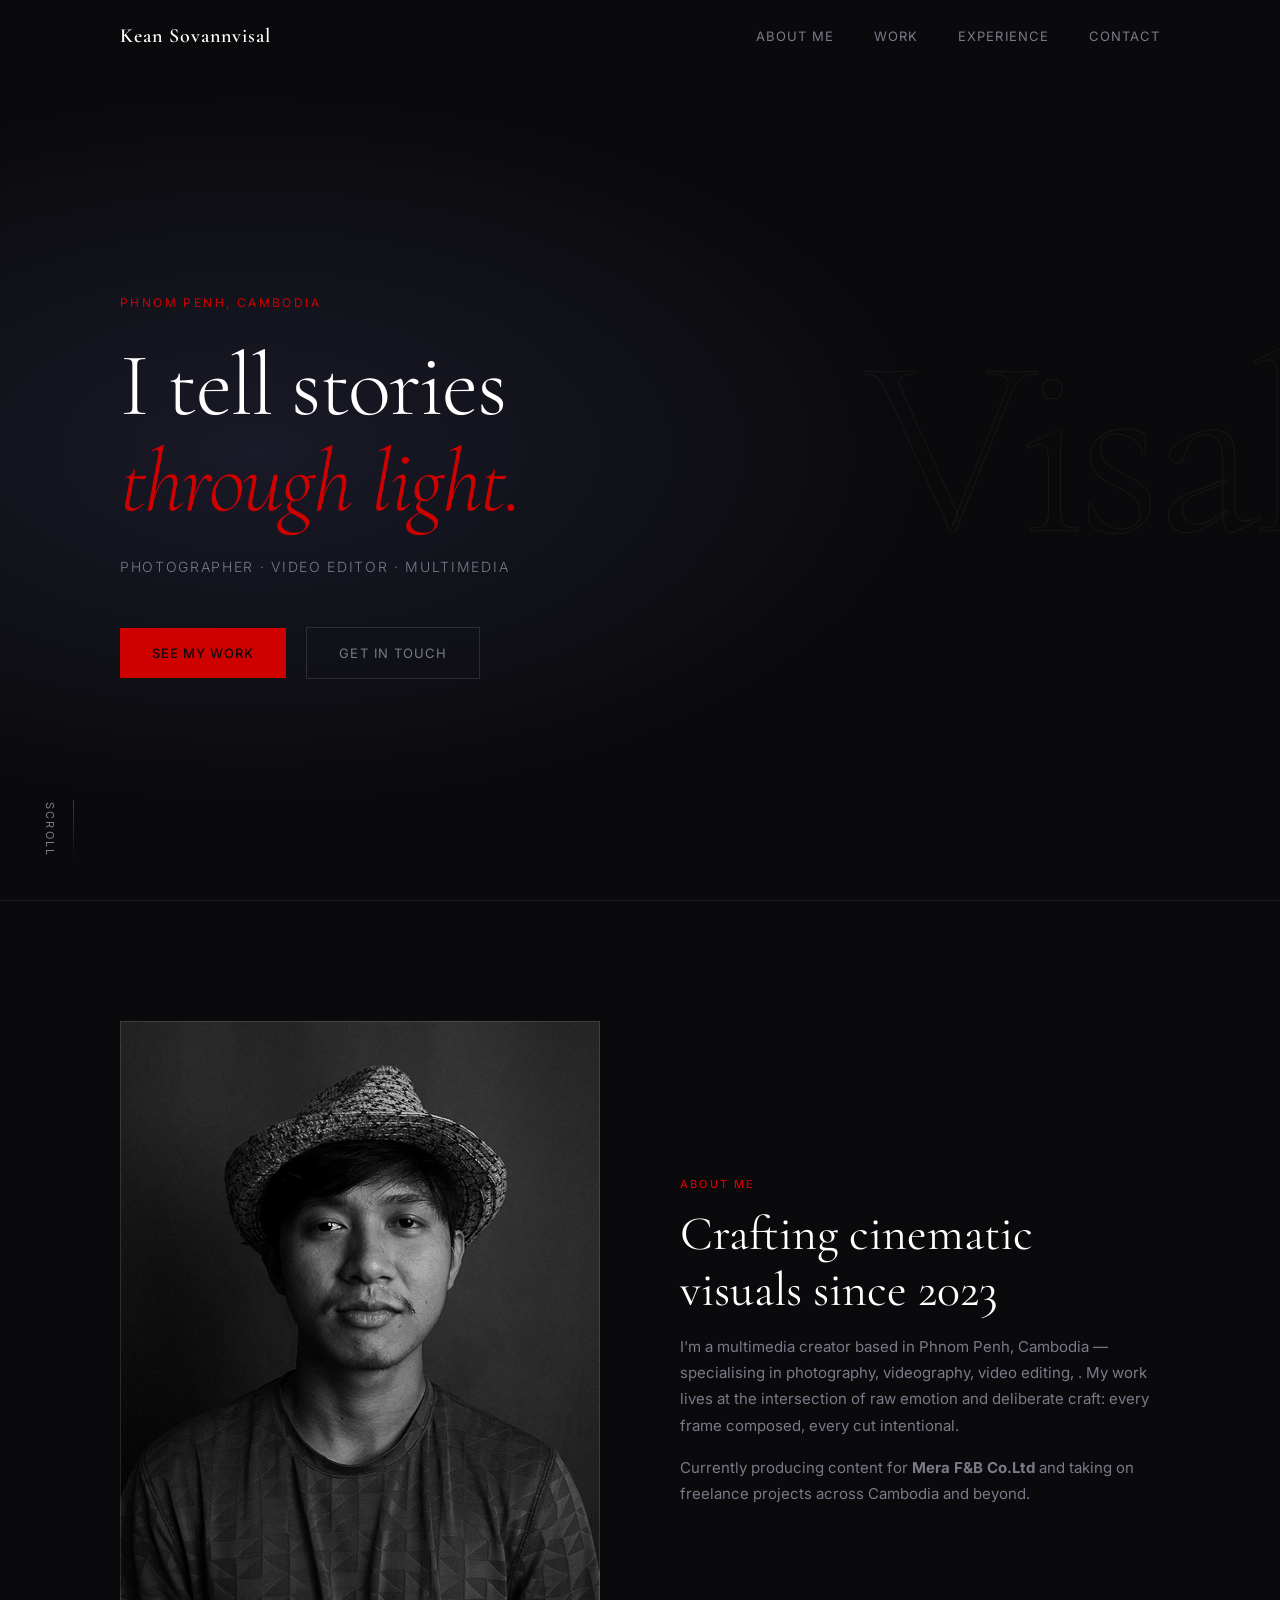
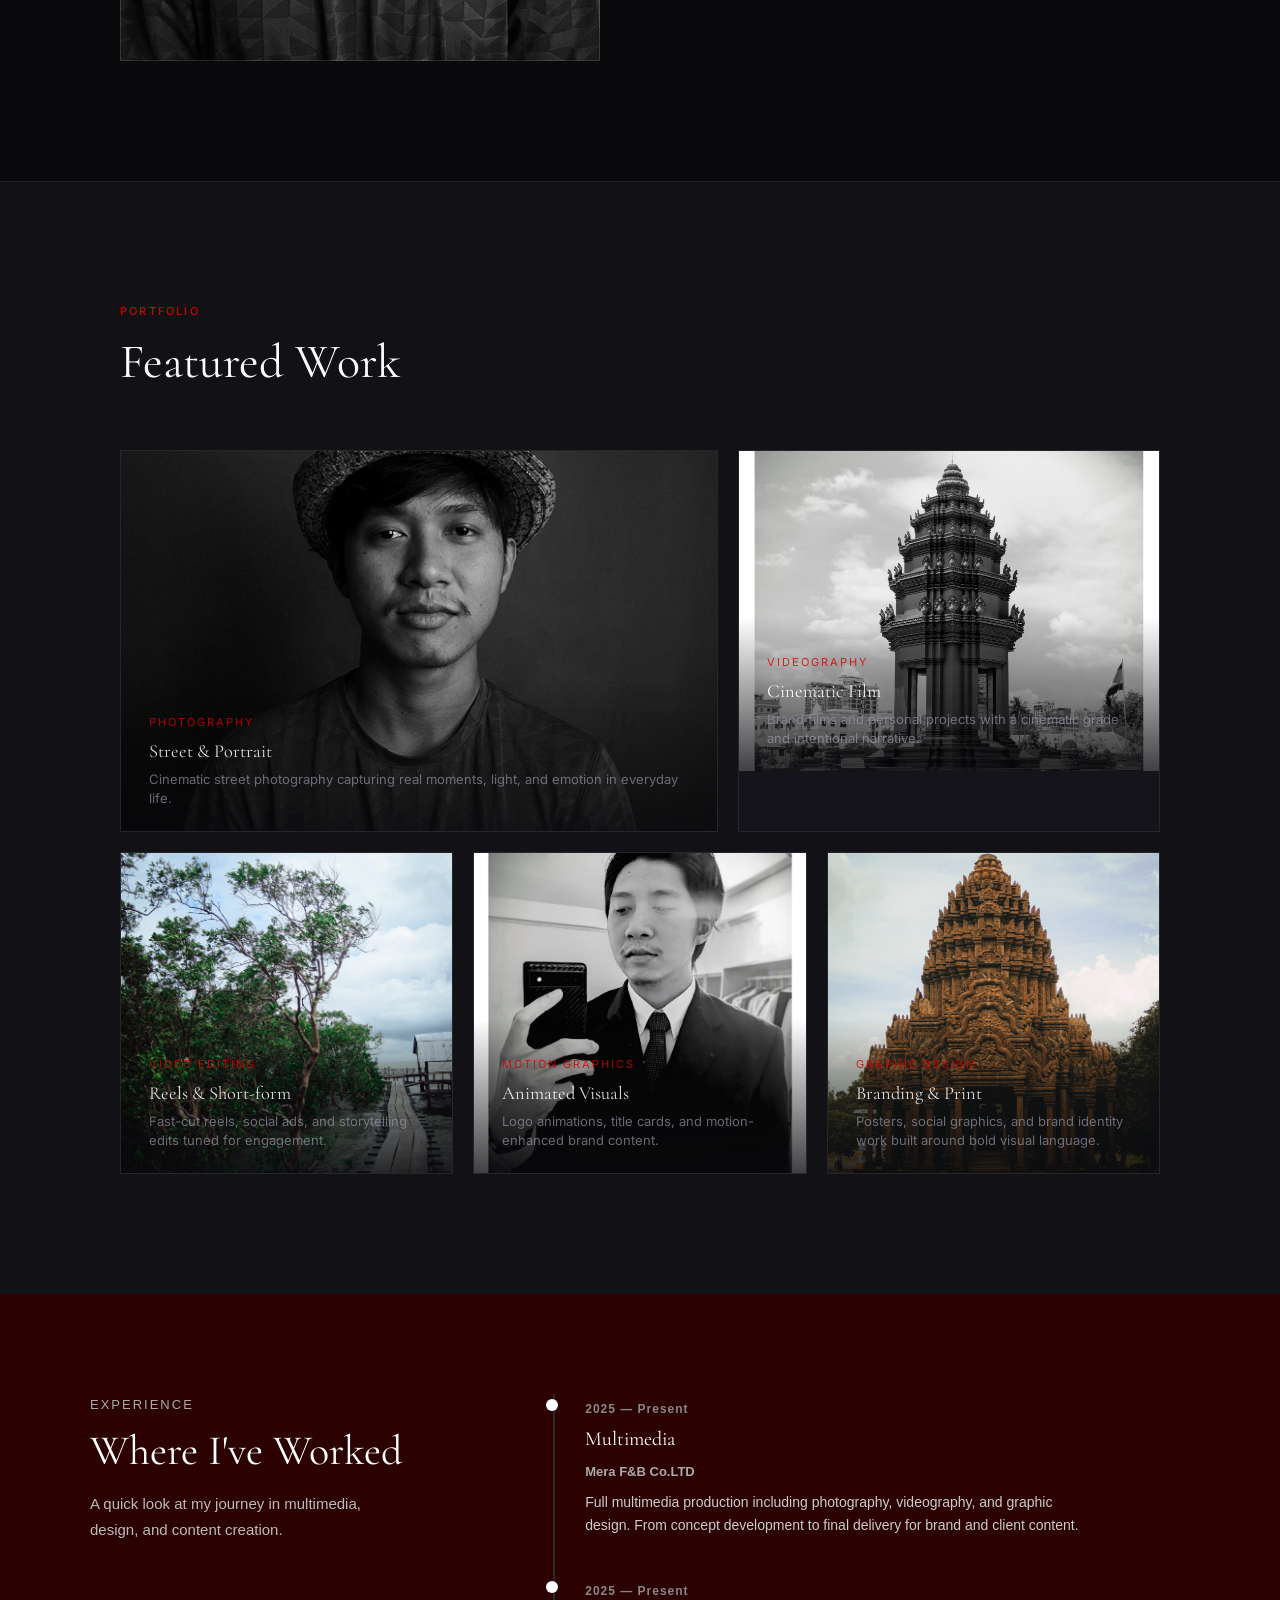
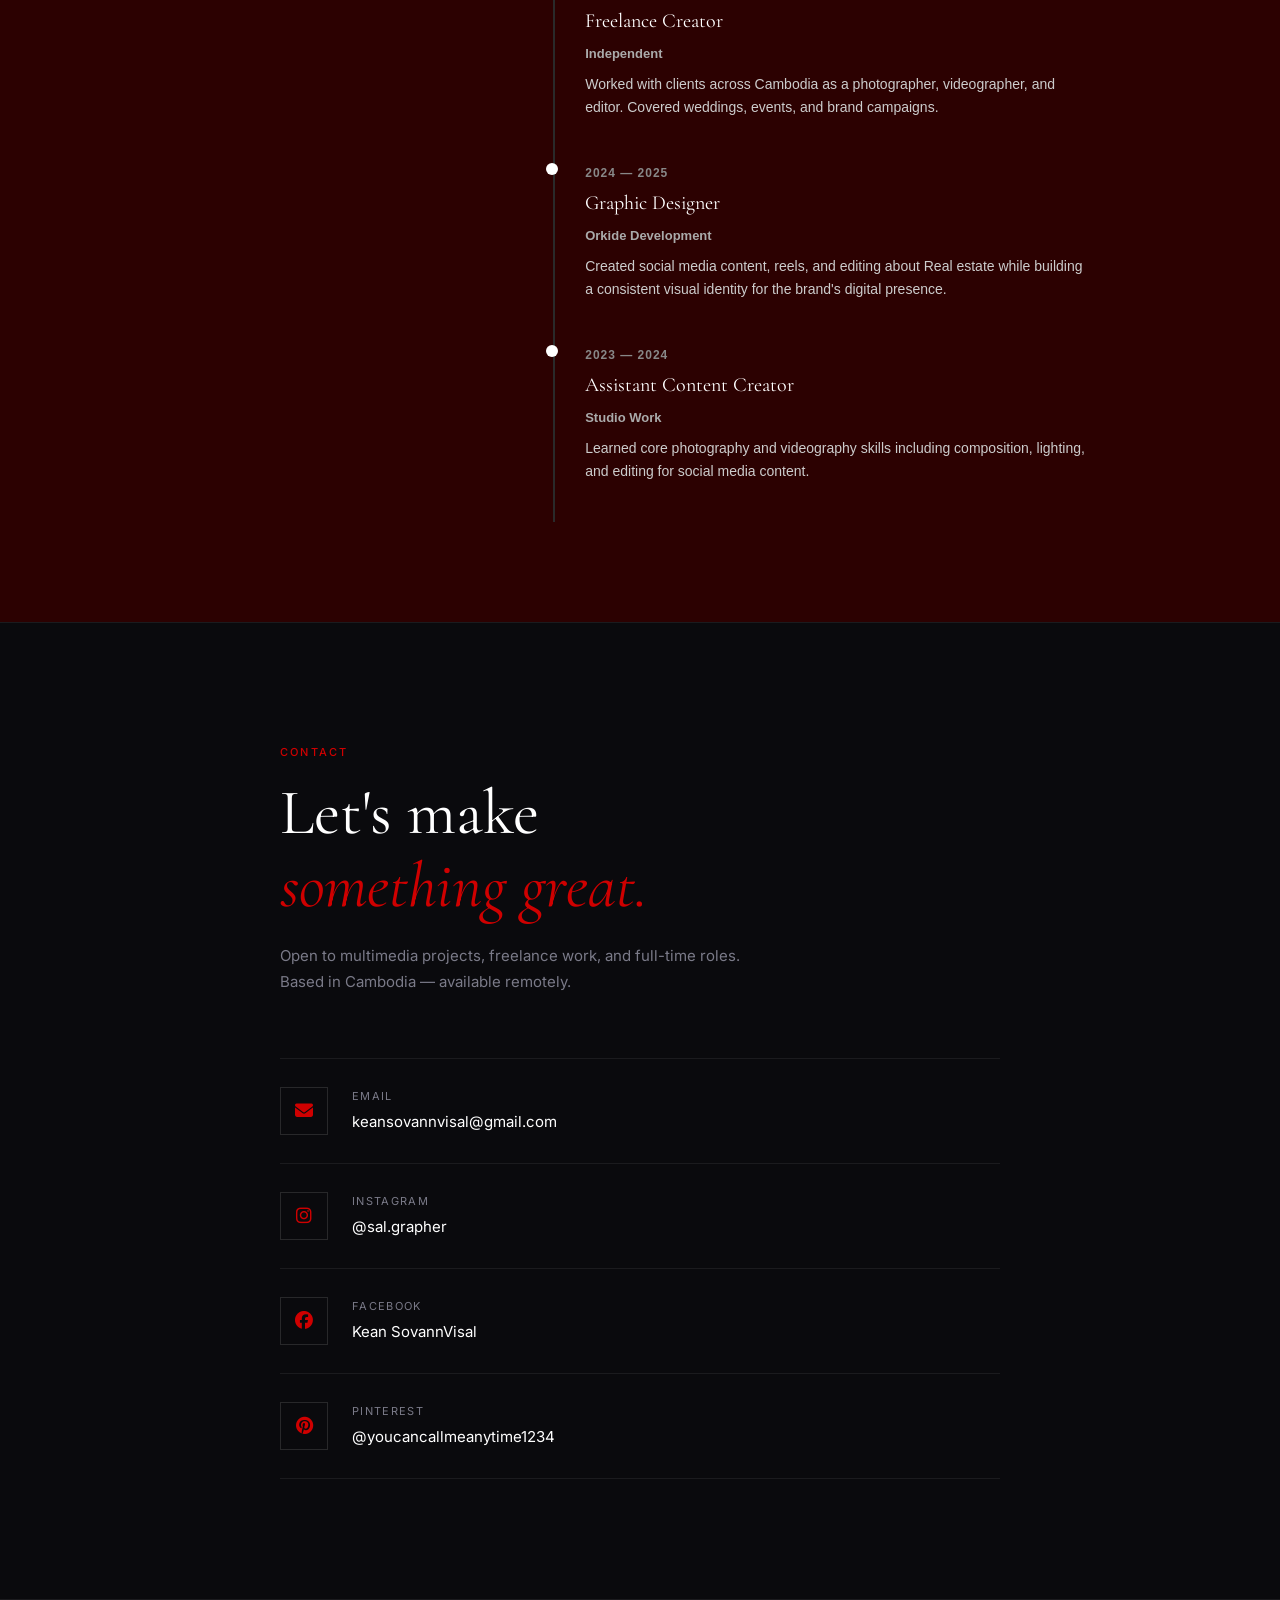
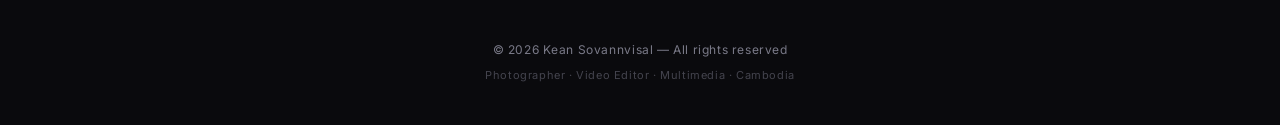
<file: index.html>
<!DOCTYPE html>
<html lang="en">
<head>
  <meta charset="UTF-8" />
  <meta name="viewport" content="width=device-width, initial-scale=1.0" />
  <title>Kean Sovannvisal</title>
  <link rel="preconnect" href="https://fonts.googleapis.com">
  <link rel="preconnect" href="https://fonts.gstatic.com" crossorigin>
  <link href="https://fonts.googleapis.com/css2?family=Cormorant+Garamond:ital,wght@0,300;0,400;0,600;1,300;1,400&family=Inter:wght@300;400;500&display=swap" rel="stylesheet">
  <link rel="stylesheet" href="https://cdnjs.cloudflare.com/ajax/libs/font-awesome/6.5.0/css/all.min.css">
  <link rel="stylesheet" href="style.css" />
  <link rel="icon" type="image/png" href="img/sal graphy.png">
</head>
<body>

<!-- NAV -->
<header class="site-header" id="site-header">
  <div class="nav-inner">

    <a href="#home" class="nav-logo">Kean Sovannvisal</a>

    <nav class="nav-links" id="nav-links">
      <a href="#about">About Me</a>
      <a href="#work">Work</a>
      <a href="#experience">Experience</a>
      <a href="#contact">Contact</a>
    </nav>

    <button class="nav-toggle" id="nav-toggle" aria-label="Open menu">
      <span></span><span></span><span></span>
    </button>

  </div>
</header>

<!-- HERO -->
<section id="home" class="hero">
  <div class="hero-bg-text" aria-hidden="true">Visal</div>
  <div class="hero-content">
    <p class="hero-eyebrow">Phnom Penh, Cambodia</p>
    <h1 class="hero-headline">
      I tell stories<br><em>through light.</em>
    </h1>
    <p class="hero-sub">Photographer · Video Editor · Multimedia</p>
    <div class="hero-cta">
      <a href="#work" class="btn-primary">See My Work</a>
      <a href="#contact" class="btn-ghost">Get In Touch</a>
    </div>
  </div>
  <div class="hero-scroll-hint" aria-hidden="true">
    <span>scroll</span>
    <div class="scroll-line"></div>
  </div>
</section>

<!-- ABOUT (inline, minimal) -->
<section id="about" class="about-band">
  <div class="about-band-inner">
    <div class="about-img-wrap">
      <img src="img/5.jpg" alt="Kean Sovannvisal" />
    </div>
    <div class="about-copy">
      <p class="section-eyebrow">About Me</p>
      <h2>Crafting cinematic<br>visuals since 2023</h2>
      <p class="body-text">
        I'm a multimedia creator based in Phnom Penh, Cambodia — specialising in photography, videography,
        video editing, . My work lives at the intersection of raw emotion
        and deliberate craft: every frame composed, every cut intentional.
      </p>
      <p class="body-text">
        Currently producing content for <b>Mera F&B Co.Ltd</b> and taking on freelance projects
        across Cambodia and beyond.
      </p>
    </div>
  </div>
</section>

<!-- WORK / PORTFOLIO -->
<section id="work" class="section-work">
  <div class="section-header">
    <p class="section-eyebrow">Portfolio</p>
    <h2>Featured Work</h2>
  </div>

  <div class="work-grid">

    <!-- Photography -->
    <a href="photography.html" class="work-card work-card--wide" data-cat="Photography">
      <div class="work-card-inner">
        <div class="work-card-img">
          <img src="img/5.jpg" alt="Photography Work">
        </div>
        <div class="work-card-meta">
          <span class="work-cat">Photography</span>
          <h3>Street & Portrait</h3>
          <p>Cinematic street photography capturing real moments, light, and emotion in everyday life.</p>
        </div>
      </div>
    </a>

    <!-- Videography -->
    <a href="videography.html" class="work-card" data-cat="Videography">
      <div class="work-card-inner">
        <div class="work-card-img">
          <img src="img/4.jpg" alt="Videography Work">
        </div>
        <div class="work-card-meta">
          <span class="work-cat">Videography</span>
          <h3>Cinematic Film</h3>
          <p>Brand films and personal projects with a cinematic grade and intentional narrative.</p>
        </div>
      </div>
    </a>

    <!-- Video Editing -->
    <a href="editing.html" class="work-card" data-cat="Editing">
      <div class="work-card-inner">
        <div class="work-card-img">
          <img src="img/1.jpg" alt="Video Editing Work">
        </div>
        <div class="work-card-meta">
          <span class="work-cat">Video Editing</span>
          <h3>Reels & Short-form</h3>
          <p>Fast-cut reels, social ads, and storytelling edits tuned for engagement.</p>
        </div>
      </div>
    </a>

    <!-- Motion Graphics -->
    <a href="motion.html" class="work-card" data-cat="Motion">
      <div class="work-card-inner">
        <div class="work-card-img">
          <img src="img/3.jpg" alt="Motion Graphics Work">
        </div>
        <div class="work-card-meta">
          <span class="work-cat">Motion Graphics</span>
          <h3>Animated Visuals</h3>
          <p>Logo animations, title cards, and motion-enhanced brand content.</p>
        </div>
      </div>
    </a>

    <!-- Graphic Design -->
    <a href="design.html" class="work-card" data-cat="Design">
      <div class="work-card-inner">
        <div class="work-card-img">
          <img src="img/2.jpg" alt="Graphic Design Work">
        </div>
        <div class="work-card-meta">
          <span class="work-cat">Graphic Design</span>
          <h3>Branding & Print</h3>
          <p>Posters, social graphics, and brand identity work built around bold visual language.</p>
        </div>
      </div>
    </a>

  </div>
</section>

<!-- EXPERIENCE -->
<section id="experience" class="experience">
  <div class="experience-container">

    <!-- Left Title -->
    <div class="experience-header">
      <p class="eyebrow">Experience</p>
      <h2>Where I've Worked</h2>
      <p class="subtext">
        A quick look at my journey in multimedia, design, and content creation.
      </p>
    </div>

    <!-- Timeline -->
    <div class="timeline">

      <div class="timeline-item">
        <span class="timeline-year"><b>2025 — Present</b></span>
        <div class="timeline-content">
          <h3>Multimedia</h3>
          <span class="company"><b>Mera F&B Co.LTD</b></span>
          <p>
            Full multimedia production including photography, videography, and graphic design.
            From concept development to final delivery for brand and client content.
          </p>
        </div>
      </div>

      <div class="timeline-item">
        <span class="timeline-year"><b>2025 — Present</b></span>
        <div class="timeline-content">
          <h3>Freelance Creator</h3>
          <span class="company"><b>Independent</b></span>
          <p>
            Worked with clients across Cambodia as a photographer, videographer, and editor.
            Covered weddings, events, and brand campaigns.
          </p>
        </div>
      </div>

      <div class="timeline-item">
        <span class="timeline-year"><b>2024 — 2025</b></span>
        <div class="timeline-content">
          <h3>Graphic Designer</h3>
          <span class="company"><b>Orkide Development</b></span>
          <p>
            Created social media content, reels, and editing about Real estate while building a consistent
            visual identity for the brand's digital presence.
          </p>
        </div>
      </div>

      <div class="timeline-item">
        <span class="timeline-year"><b>2023 — 2024</b></span>
        <div class="timeline-content">
          <h3>Assistant Content Creator</h3>
          <span class="company"><b>Studio Work</b></span>
          <p>
            Learned core photography and videography skills including composition, lighting,
            and editing for social media content.
          </p>
        </div>
      </div>

    </div>

  </div>
</section>

</section>

<!-- CONTACT -->
<section id="contact" class="section-contact">
  <div class="contact-inner">
    <p class="section-eyebrow">Contact</p>
    <h2>Let's make<br><em>something great.</em></h2>
    <p class="contact-sub">Open to multimedia projects, freelance work, and full-time roles. Based in Cambodia — available remotely.</p>

    <div class="contact-links">

      <a href="keansovannvisal@gmail.com" class="contact-link">
        <div class="contact-link-icon"><i class="fa-solid fa-envelope"></i></div>
        <div>
          <p class="contact-link-label">Email</p>
          <p class="contact-link-val">keansovannvisal@gmail.com</p>
        </div>
      </a>

      <a href="https://www.instagram.com/sal.grapher" class="contact-link" target="_blank" rel="noopener">
        <div class="contact-link-icon"><i class="fa-brands fa-instagram"></i></div>
        <div>
          <p class="contact-link-label">Instagram</p>
          <p class="contact-link-val">@sal.grapher</p>
        </div>
      </a>

      <a href="https://web.facebook.com/Mr.Visal.Jr/" class="contact-link" target="_blank" rel="noopener">
        <div class="contact-link-icon"><i class="fa-brands fa-facebook"></i></div>
        <div>
          <p class="contact-link-label">Facebook</p>
          <p class="contact-link-val">Kean SovannVisal</p>
        </div>
      </a>

      <a href="https://www.pinterest.com/youcancallmeanytime1234/" class="contact-link" target="_blank" rel="noopener">
        <div class="contact-link-icon"><i class="fa-brands fa-pinterest"></i></div>
        <div>
          <p class="contact-link-label">Pinterest</p>
          <p class="contact-link-val">@youcancallmeanytime1234</p>
        </div>
      </a>

    </div>
  </div>
</section>

<!-- FOOTER -->
<footer class="site-footer">
  <p>© 2026 Kean Sovannvisal — All rights reserved</p>
  <p class="footer-tagline">Photographer · Video Editor · Multimedia · Cambodia</p>
</footer>

<script src="script.js"></script>
</body>
</html>
</file>
<file: style.css>
/* ============================================================
   RESET & BASE
   ============================================================ */
*, *::before, *::after {
  margin: 0;
  padding: 0;
  box-sizing: border-box;
}

:root {
  --black:       #0a0a0d;
  --ink:         #111116;
  --surface:     #14141a;
  --surface-2:   #1c1c24;
  --border:      rgba(255, 255, 255, 0.07);
  --border-mid:  rgba(255, 255, 255, 0.12);
  --gold:        #cf0000;
  --gold-dim:    rgba(200, 169, 110, 0.15);
  --white:       #ffffff;
  --muted:       #7a7a88;
  --text:        #d4d4dc;

  --font-display: 'Cormorant Garamond', Georgia, serif;
  --font-body:    'Inter', system-ui, sans-serif;

  --max-w: 1120px;
  --nav-h: 72px;
}

html {
  scroll-behavior: smooth;
  -webkit-font-smoothing: antialiased;
}

body {
  background: var(--black);
  color: var(--text);
  font-family: var(--font-body);
  font-size: 16px;
  line-height: 1.7;
  overflow-x: hidden;
}

img { display: block; width: 100%; height: 100%; object-fit: cover; }
a { text-decoration: none; color: inherit; }

body.no-scroll { overflow: hidden; }

/* ============================================================
   TYPOGRAPHY HELPERS
   ============================================================ */
.section-eyebrow {
  font-family: var(--font-body);
  font-size: 11px;
  font-weight: 500;
  letter-spacing: 0.2em;
  text-transform: uppercase;
  color: var(--gold);
  margin-bottom: 14px;
}

h2 {
  font-family: var(--font-display);
  font-size: clamp(2rem, 4vw, 3rem);
  font-weight: 400;
  color: var(--white);
  line-height: 1.15;
}

h2 em {
  font-style: italic;
  color: var(--gold);
}

h3 {
  font-family: var(--font-display);
  font-size: 1.35rem;
  font-weight: 400;
  color: var(--white);
  line-height: 1.3;
}

.body-text {
  color: var(--muted);
  font-size: 15px;
  line-height: 1.75;
  margin-top: 16px;
}

/* ============================================================
   NAVIGATION
   ============================================================ */
.site-header {
  position: fixed;
  top: 0; left: 0;
  width: 100%;
  z-index: 100;
  transition: background 0.4s, border-color 0.4s;
  border-bottom: 1px solid transparent;
}

.site-header.scrolled {
  background: rgba(10, 10, 13, 0.88);
  backdrop-filter: blur(16px);
  -webkit-backdrop-filter: blur(16px);
  border-color: var(--border);
}

.nav-inner {
  max-width: var(--max-w);
  margin: auto;
  padding: 0 40px;
  height: var(--nav-h);
  display: flex;
  align-items: center;
  justify-content: space-between;
}

.nav-logo {
  font-family: var(--font-display);
  font-size: 20px;
  font-weight: 600;
  letter-spacing: 0.05em;
  color: var(--white);
  transition: color 0.2s;
}

.nav-logo:hover { color: var(--gold); }

.nav-links {
  display: flex;
  gap: 40px;
}

.nav-links a {
  font-size: 13px;
  font-weight: 400;
  letter-spacing: 0.08em;
  text-transform: uppercase;
  color: var(--muted);
  position: relative;
  transition: color 0.25s;
}

.nav-links a::after {
  content: '';
  position: absolute;
  bottom: -4px; left: 0;
  width: 0; height: 1px;
  background: var(--gold);
  transition: width 0.3s;
}

.nav-links a:hover { color: var(--white); }
.nav-links a:hover::after { width: 100%; }
.nav-links a.active { color: var(--white); }
.nav-links a.active::after { width: 100%; }

.nav-toggle {
  display: none;
  flex-direction: column;
  justify-content: center;
  gap: 5px;
  background: none;
  border: none;
  cursor: pointer;
  padding: 4px;
  z-index: 1000;
}

.nav-toggle span {
  display: block;
  width: 24px; height: 1.5px;
  background: var(--white);
  transition: transform 0.3s ease, opacity 0.3s ease;
}

.nav-toggle.active span:nth-child(1) {
  transform: translateY(6.5px) rotate(45deg);
}
.nav-toggle.active span:nth-child(2) {
  opacity: 0;
}
.nav-toggle.active span:nth-child(3) {
  transform: translateY(-6.5px) rotate(-45deg);
}

/* ============================================================
   HERO
   ============================================================ */
.hero {
  position: relative;
  height: 100vh;
  min-height: 640px;
  display: flex;
  align-items: center;
  overflow: hidden;
  background: radial-gradient(ellipse 80% 60% at 20% 50%, #1a1a28 0%, var(--black) 65%);
}

.hero-bg-text {
  position: absolute;
  right: -2vw;
  top: 50%;
  transform: translateY(-50%);
  font-family: var(--font-display);
  font-size: clamp(120px, 20vw, 260px);
  font-weight: 300;
  letter-spacing: -0.04em;
  color: transparent;
  -webkit-text-stroke: 1px rgba(200, 169, 110, 0.08);
  white-space: nowrap;
  pointer-events: none;
  user-select: none;
}

.hero-content {
  max-width: var(--max-w);
  width: 100%;
  margin: auto;
  padding: 0 40px;
  padding-top: var(--nav-h);
  position: relative;
  z-index: 2;
}

.hero-eyebrow {
  font-size: 12px;
  font-weight: 400;
  letter-spacing: 0.2em;
  text-transform: uppercase;
  color: var(--gold);
  margin-bottom: 24px;
  opacity: 0;
  animation: fadeUp 0.8s 0.2s forwards;
}

.hero-headline {
  font-family: var(--font-display);
  font-size: clamp(3rem, 7vw, 6rem);
  font-weight: 300;
  line-height: 1.08;
  color: var(--white);
  letter-spacing: -0.02em;
  margin-bottom: 24px;
  opacity: 0;
  animation: fadeUp 0.9s 0.35s forwards;
}

.hero-headline em {
  font-style: italic;
  color: var(--gold);
}

.hero-sub {
  font-size: 14px;
  font-weight: 300;
  letter-spacing: 0.12em;
  text-transform: uppercase;
  color: var(--muted);
  margin-bottom: 48px;
  opacity: 0;
  animation: fadeUp 0.9s 0.5s forwards;
}

.hero-cta {
  display: flex;
  gap: 20px;
  align-items: center;
  opacity: 0;
  animation: fadeUp 0.9s 0.65s forwards;
}

.btn-primary {
  display: inline-block;
  padding: 14px 32px;
  background: var(--gold);
  color: var(--black);
  font-size: 13px;
  font-weight: 500;
  letter-spacing: 0.08em;
  text-transform: uppercase;
  transition: background 0.25s, transform 0.2s;
}

.btn-primary:hover {
  background: #e0c07e;
  transform: translateY(-2px);
}

.btn-ghost {
  display: inline-block;
  padding: 14px 32px;
  border: 1px solid var(--border-mid);
  color: var(--muted);
  font-size: 13px;
  font-weight: 400;
  letter-spacing: 0.08em;
  text-transform: uppercase;
  transition: border-color 0.25s, color 0.25s, transform 0.2s;
}

.btn-ghost:hover {
  border-color: var(--gold);
  color: var(--white);
  transform: translateY(-2px);
}

.hero-scroll-hint {
  position: absolute;
  bottom: 40px;
  left: 40px;
  display: flex;
  align-items: center;
  gap: 14px;
  opacity: 0;
  animation: fadeUp 1s 1s forwards;
}

.hero-scroll-hint span {
  font-size: 11px;
  letter-spacing: 0.2em;
  text-transform: uppercase;
  color: var(--muted);
  writing-mode: vertical-rl;
}

.scroll-line {
  width: 1px;
  height: 60px;
  background: linear-gradient(to bottom, var(--gold), transparent);
  animation: scrollPulse 2s 1.5s infinite;
}

/* ============================================================
   ABOUT BAND
   ============================================================ */
.about-band {
  padding: 120px 0;
  border-top: 1px solid var(--border);
}

.about-band-inner {
  max-width: var(--max-w);
  margin: auto;
  padding: 0 40px;
  display: grid;
  grid-template-columns: 1fr 1fr;
  gap: 80px;
  align-items: center;
}

.about-img-wrap {
  position: relative;
  aspect-ratio: 3/4;
  overflow: hidden;
}

.about-img-wrap img {
  width: 100%;
  height: 100%;
  object-fit: cover;
  filter: grayscale(20%);
  transition: filter 0.5s;
}

.about-img-wrap:hover img { filter: grayscale(0%); }

.about-img-wrap::before {
  content: '';
  position: absolute;
  inset: 0;
  border: 1px solid var(--border-mid);
  z-index: 2;
  pointer-events: none;
}

.about-copy h2 { margin-bottom: 8px; }

/* CONTENT ON TOP */
.photo-content{
    position:relative;
    z-index:2;
    text-align:center;
}

.photo-content h2{
    font-size:40px;
    color:#ff2b2b;
    margin-bottom:10px;
}

.photo-content p{
    color:#ccc;
    margin-bottom:40px;
}

/* IMAGE CARDS */
.photo-cards{
    position:relative;
    height:420px;
    display:flex;
    justify-content:center;
    align-items:center;
}

/* base card style */
.card{
    position:absolute;
    width:220px;
    height:320px;
    object-fit:cover;
    border-radius:14px;

    border:1px solid rgba(255,0,0,0.3);
    box-shadow:0 20px 60px rgba(0,0,0,0.6);

    transition:.4s;
}

/* positioning */
.c1{
    transform:rotate(-10deg) translateX(-120px);
    z-index:1;
}

.c2{
    transform:rotate(5deg);
    z-index:3;
}

.c3{
    transform:rotate(12deg) translateX(120px);
    z-index:2;
}

/* hover effect (center focus) */
.photo-cards:hover .card{
    transform:rotate(0deg) translateX(0);
}

.photo-cards:hover .c2{
    transform:scale(1.1);
}

/* RESPONSIVE */
@media(max-width:768px){

    .card{
        width:180px;
        height:260px;
    }

    .c1{ transform:rotate(-8deg) translateX(-80px); }
    .c3{ transform:rotate(8deg) translateX(80px); }
}
/* ============================================================
   WORK / PORTFOLIO
   ============================================================ */
.section-work {
  padding: 120px 0;
  border-top: 1px solid var(--border);
  background: var(--ink);
}

.section-header {
  max-width: var(--max-w);
  margin: 0 auto 60px;
  padding: 0 40px;
}

.work-grid {
  max-width: var(--max-w);
  margin: auto;
  padding: 0 40px;
  display: grid;
  grid-template-columns: repeat(12, 1fr);
  grid-template-rows: auto auto;
  gap: 20px;
}

.work-card {
  position: relative;
  overflow: hidden;
  cursor: pointer;
  background: var(--surface);
  border: 1px solid var(--border);
  transition: border-color 0.3s;
}

.work-card:hover { border-color: var(--gold); }
.work-card:hover .work-card-meta { opacity: 1; transform: translateY(0); }
.work-card:hover .work-card-img { transform: scale(1.04); }

.work-card--wide { grid-column: span 7; }
.work-card:not(.work-card--wide) { grid-column: span 5; }
.work-card:nth-child(n+3) { grid-column: span 4; }

.work-card-inner { position: relative; overflow: hidden; }

.work-card-img {
  height: 320px;
  width: 100%;
  transition: transform 0.5s ease;
}

.work-card--wide .work-card-img { height: 380px; }

/* Placeholder coloured images until real photos are added */
.placeholder-img--1 { background: linear-gradient(135deg, #1a1424 0%, #2d1f1a 100%); }
.placeholder-img--2 { background: linear-gradient(135deg, #141824 0%, #1a2418 100%); }
.placeholder-img--3 { background: linear-gradient(135deg, #241418 0%, #1a1424 100%); }
.placeholder-img--4 { background: linear-gradient(135deg, #181824 0%, #24181a 100%); }
.placeholder-img--5 { background: linear-gradient(135deg, #241a14 0%, #14241a 100%); }

.work-card-meta {
  position: absolute;
  bottom: 0; left: 0; right: 0;
  padding: 30px 28px 28px;
  background: linear-gradient(to top, rgba(10,10,13,0.95) 0%, transparent 100%);
  opacity: 0.85;
  transform: translateY(6px);
  transition: opacity 0.35s, transform 0.35s;
}

.work-cat {
  display: inline-block;
  font-size: 11px;
  letter-spacing: 0.18em;
  text-transform: uppercase;
  color: var(--gold);
  margin-bottom: 8px;
}

.work-card-meta h3 { font-size: 1.15rem; margin-bottom: 6px; }

.work-card-meta p {
  font-size: 13px;
  color: var(--muted);
  line-height: 1.5;
}
/* ============================================================
Experience   
============================================================ */
.experience {
  padding: 100px 20px;
  background: #2c0101;
  color: #ffffff;
  font-family: Arial, Helvetica, sans-serif;
}

.experience-container {
  max-width: 1100px;
  margin: auto;
  display: flex;
  gap: 60px;
  align-items: flex-start;
}

/* LEFT SIDE */
.experience-header {
  flex: 1;
}

.eyebrow {
  color: #aaa;
  letter-spacing: 2px;
  text-transform: uppercase;
  font-size: 13px;
  margin-bottom: 10px;
}

.experience-header h2 {
  font-size: 42px;
  margin-bottom: 15px;
  line-height: 1.2;
}

.subtext {
  color: #bbb;
  font-size: 15px;
  max-width: 300px;
}

/* TIMELINE */
.timeline {
  flex: 1.5;
  position: relative;
  padding-left: 30px;
  border-left: 2px solid #2a2a2a;
}

.timeline-item {
  margin-bottom: 40px;
  position: relative;
}

/* DOT */
.timeline-item::before {
  content: "";
  position: absolute;
  left: -39px;
  top: 5px;
  width: 12px;
  height: 12px;
  background: #fff;
  border-radius: 50%;
}

/* YEAR */
.timeline-year {
  font-size: 12px;
  color: #888;
  letter-spacing: 1px;
}

/* CONTENT */
.timeline-content h3 {
  font-size: 20px;
  margin: 5px 0;
}

.company {
  display: inline-block;
  font-size: 13px;
  color: #aaa;
  margin-bottom: 8px;
}

.timeline-content p {
  font-size: 14px;
  color: #ccc;
  line-height: 1.6;
  max-width: 500px;
}

/* RESPONSIVE */
@media (max-width: 768px) {
  .experience-container {
    flex-direction: column;
  }

  .timeline {
    border-left: 2px solid #2a2a2a;
    padding-left: 20px;
  }
}

/* ============================================================
   CONTACT
   ============================================================ */
.section-contact {
  padding: 120px 0;
  border-top: 1px solid var(--border);
}

.contact-inner {
  max-width: 800px;
  margin: auto;
  padding: 0 40px;
}

.contact-inner h2 {
  font-size: clamp(2.5rem, 5vw, 4rem);
  margin-bottom: 20px;
}

.contact-sub {
  font-size: 15px;
  color: var(--muted);
  margin-bottom: 64px;
  max-width: 480px;
}

.contact-links {
  display: flex;
  flex-direction: column;
  gap: 0;
}

.contact-link {
  display: flex;
  align-items: center;
  gap: 24px;
  padding: 28px 0;
  border-bottom: 1px solid var(--border);
  transition: padding-left 0.3s;
}

.contact-link:first-child { border-top: 1px solid var(--border); }

.contact-link:hover { padding-left: 12px; }
.contact-link:hover .contact-link-icon { background: var(--gold); color: var(--black); }

.contact-link-icon {
  width: 48px; height: 48px;
  border: 1px solid var(--border-mid);
  display: flex;
  align-items: center;
  justify-content: center;
  font-size: 18px;
  color: var(--gold);
  flex-shrink: 0;
  transition: background 0.25s, color 0.25s;
}

.contact-link-label {
  font-size: 11px;
  letter-spacing: 0.12em;
  text-transform: uppercase;
  color: var(--muted);
  margin-bottom: 3px;
}

.contact-link-val {
  font-size: 15px;
  color: var(--white);
}

/* ============================================================
   FOOTER
   ============================================================ */
.site-footer {
  text-align: center;
  padding: 40px;
  border-top: 1px solid var(--border);
  font-size: 12px;
  color: var(--muted);
  letter-spacing: 0.05em;
}

.footer-tagline {
  margin-top: 6px;
  font-size: 11px;
  color: #44444e;
}

/* ============================================================
   REVEAL ANIMATION
   ============================================================ */
.reveal {
  opacity: 0;
  transform: translateY(28px);
  transition: opacity 0.7s ease, transform 0.7s ease;
}

.reveal.visible {
  opacity: 1;
  transform: translateY(0);
}

@keyframes fadeUp {
  from { opacity: 0; transform: translateY(18px); }
  to   { opacity: 1; transform: translateY(0); }
}

@keyframes scrollPulse {
  0%, 100% { opacity: 1; }
  50%       { opacity: 0.3; }
}

/* ============================================================
   RESPONSIVE
   ============================================================ */
@media (max-width: 900px) {
  .nav-links {
    position: fixed;
    top: 0; right: -100%;
    width: 70%;
    max-width: 300px;
    height: 100vh;
    margin: 0;
    background: rgba(10, 10, 13, 0.98);
    backdrop-filter: blur(16px);
    -webkit-backdrop-filter: blur(16px);
    border-bottom: none;
    flex-direction: column;
    align-items: center;
    justify-content: center;
    gap: 32px;
    padding: 0;
    transition: right 0.4s ease;
    z-index: 999;
  }

  .nav-links.active { right: 0; }
  .nav-links a {
    padding: 0;
    font-size: 14px;
  }

  .nav-toggle { display: flex; }

  .hero-content { padding: 0 24px; padding-top: var(--nav-h); }
  .hero-scroll-hint { left: 24px; }
  .hero-bg-text { font-size: clamp(80px, 25vw, 140px); right: -5vw; }

  .about-band-inner {
    grid-template-columns: 1fr; 
    gap: 40px;
    padding: 0 24px;
  }

  .about-img-wrap { max-width: 360px; }

  .work-grid { padding: 0 24px; gap: 16px; }
  .work-card--wide { grid-column: span 12; }
  .work-card:not(.work-card--wide) { grid-column: span 12; }
  .work-card:nth-child(n+3) { grid-column: span 12; }

  .exp-inner {
    grid-template-columns: 1fr;
    gap: 40px;
    padding: 0 24px;
  }
  .exp-label h2 { position: static; }

  .tl-item { grid-template-columns: 1fr; gap: 4px; }

  .blog-grid {
    grid-template-columns: 1fr;
    padding: 0 24px;
  }

  .section-header { padding: 0 24px; }
  .contact-inner { padding: 0 24px; }
}

@media (max-width: 600px) {
  .about-band,
  .section-work,
  .section-exp,
  .section-blog,
  .section-contact { padding: 80px 0; }

  .hero-headline { font-size: clamp(2.4rem, 10vw, 3.5rem); }
  .hero-cta { flex-direction: column; align-items: flex-start; gap: 14px; }

  

  
}
</file>
